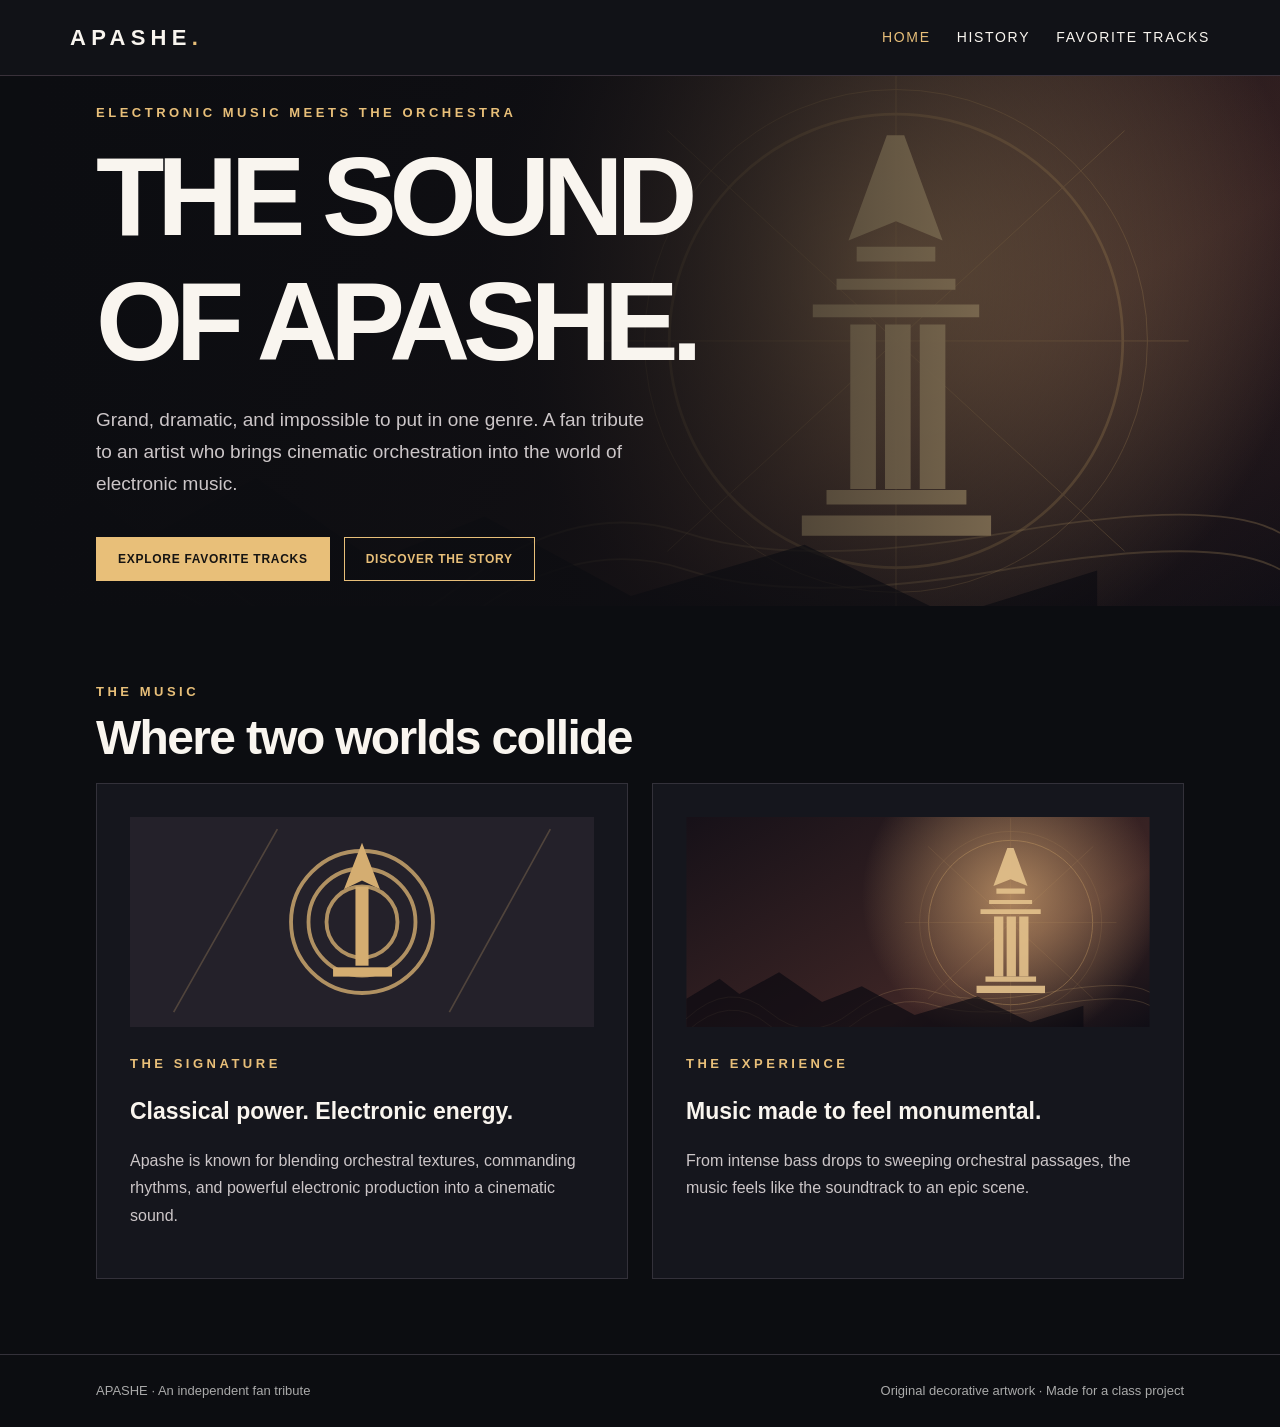
<file: index.html>
<!doctype html><html lang="en"><head><meta charset="utf-8"><meta name="viewport" content="width=device-width,initial-scale=1"><meta name="description" content="A fan tribute to the cinematic electronic sound of Apashe."><title>Home | Apashe Fan Tribute</title><link rel="stylesheet" href="style.css"></head><body><header class="top"><nav class="wrap nav" aria-label="Main navigation"><a class="logo" href="index.html">APASHE<span style="color:#e8bf79">.</span></a><div class="navlinks"><a class="active" href="index.html">Home</a><a class="" href="history.html">History</a><a class="" href="songs.html">Favorite Tracks</a></div></nav></header><main><section class="hero"><div class="wrap"><div class="eyebrow">Electronic music meets the orchestra</div><h1>THE SOUND<br>OF APASHE.</h1><p>Grand, dramatic, and impossible to put in one genre. A fan tribute to an artist who brings cinematic orchestration into the world of electronic music.</p><a class="btn" href="songs.html">Explore favorite tracks</a><a class="btn outline" href="history.html">Discover the story</a></div></section><section class="section"><div class="wrap"><div class="eyebrow">The music</div><h2>Where two worlds collide</h2><div class="grid"><article class="panel"><img src="emblem.svg" alt="Original gold orchestral emblem on a dark background"><div class="eyebrow">The signature</div><h3>Classical power. Electronic energy.</h3><p>Apashe is known for blending orchestral textures, commanding rhythms, and powerful electronic production into a cinematic sound.</p></article><article class="panel"><img src="orchestra.svg" alt="Original dramatic illustration inspired by orchestral architecture"><div class="eyebrow">The experience</div><h3>Music made to feel monumental.</h3><p>From intense bass drops to sweeping orchestral passages, the music feels like the soundtrack to an epic scene.</p></article></div></div></section></main><footer class="footer"><div class="wrap"><span>APASHE · An independent fan tribute</span><span>Original decorative artwork · Made for a class project</span></div></footer></body></html>
</file>
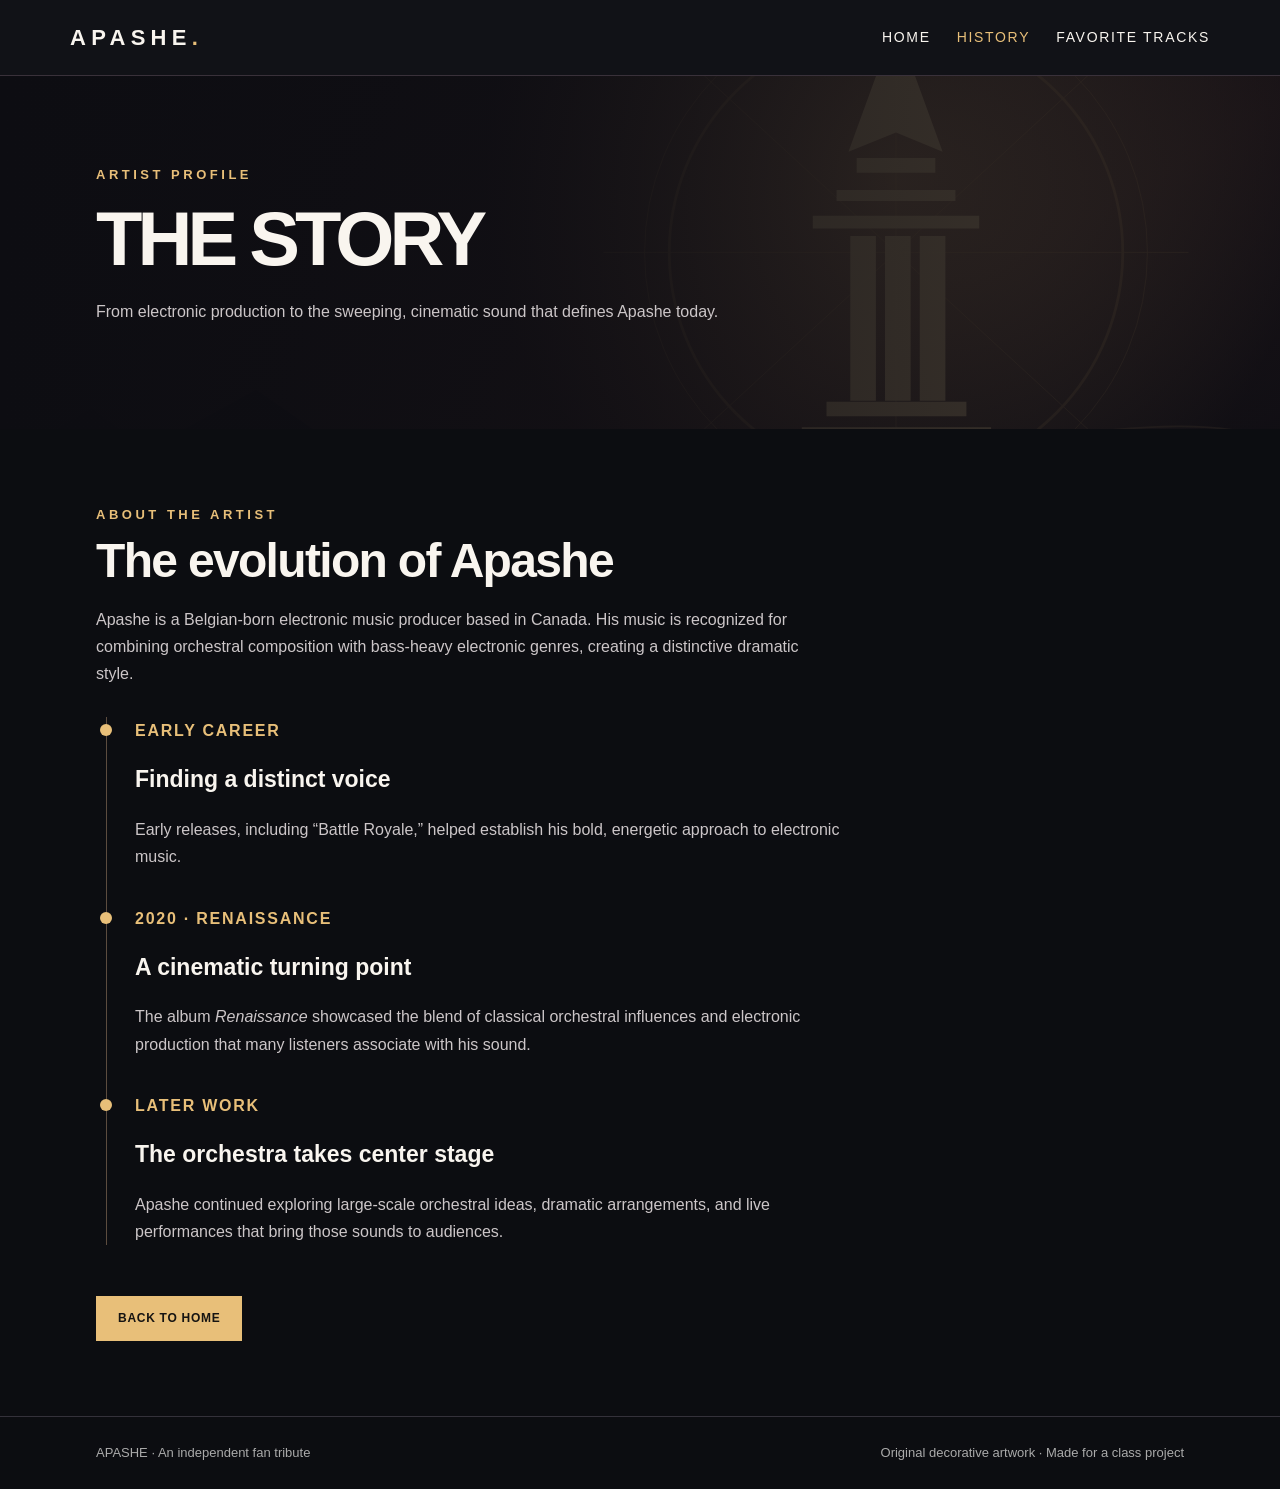
<file: history.html>
<!doctype html><html lang="en"><head><meta charset="utf-8"><meta name="viewport" content="width=device-width,initial-scale=1"><meta name="description" content="A fan tribute to the cinematic electronic sound of Apashe."><title>History | Apashe Fan Tribute</title><link rel="stylesheet" href="style.css"></head><body><header class="top"><nav class="wrap nav" aria-label="Main navigation"><a class="logo" href="index.html">APASHE<span style="color:#e8bf79">.</span></a><div class="navlinks"><a class="" href="index.html">Home</a><a class="active" href="history.html">History</a><a class="" href="songs.html">Favorite Tracks</a></div></nav></header><main><section class="subhero"><div class="wrap"><div class="eyebrow">Artist profile</div><h1>THE STORY</h1><p>From electronic production to the sweeping, cinematic sound that defines Apashe today.</p></div></section><section class="section"><div class="wrap"><div class="eyebrow">About the artist</div><h2>The evolution of Apashe</h2><p>Apashe is a Belgian-born electronic music producer based in Canada. His music is recognized for combining orchestral composition with bass-heavy electronic genres, creating a distinctive dramatic style.</p><div class="timeline"><div class="entry"><div class="year">EARLY CAREER</div><h3>Finding a distinct voice</h3><p>Early releases, including “Battle Royale,” helped establish his bold, energetic approach to electronic music.</p></div><div class="entry"><div class="year">2020 · RENAISSANCE</div><h3>A cinematic turning point</h3><p>The album <em>Renaissance</em> showcased the blend of classical orchestral influences and electronic production that many listeners associate with his sound.</p></div><div class="entry"><div class="year">LATER WORK</div><h3>The orchestra takes center stage</h3><p>Apashe continued exploring large-scale orchestral ideas, dramatic arrangements, and live performances that bring those sounds to audiences.</p></div></div><a href="index.html" class="btn">Back to home</a></div></section></main><footer class="footer"><div class="wrap"><span>APASHE · An independent fan tribute</span><span>Original decorative artwork · Made for a class project</span></div></footer></body></html>
</file>
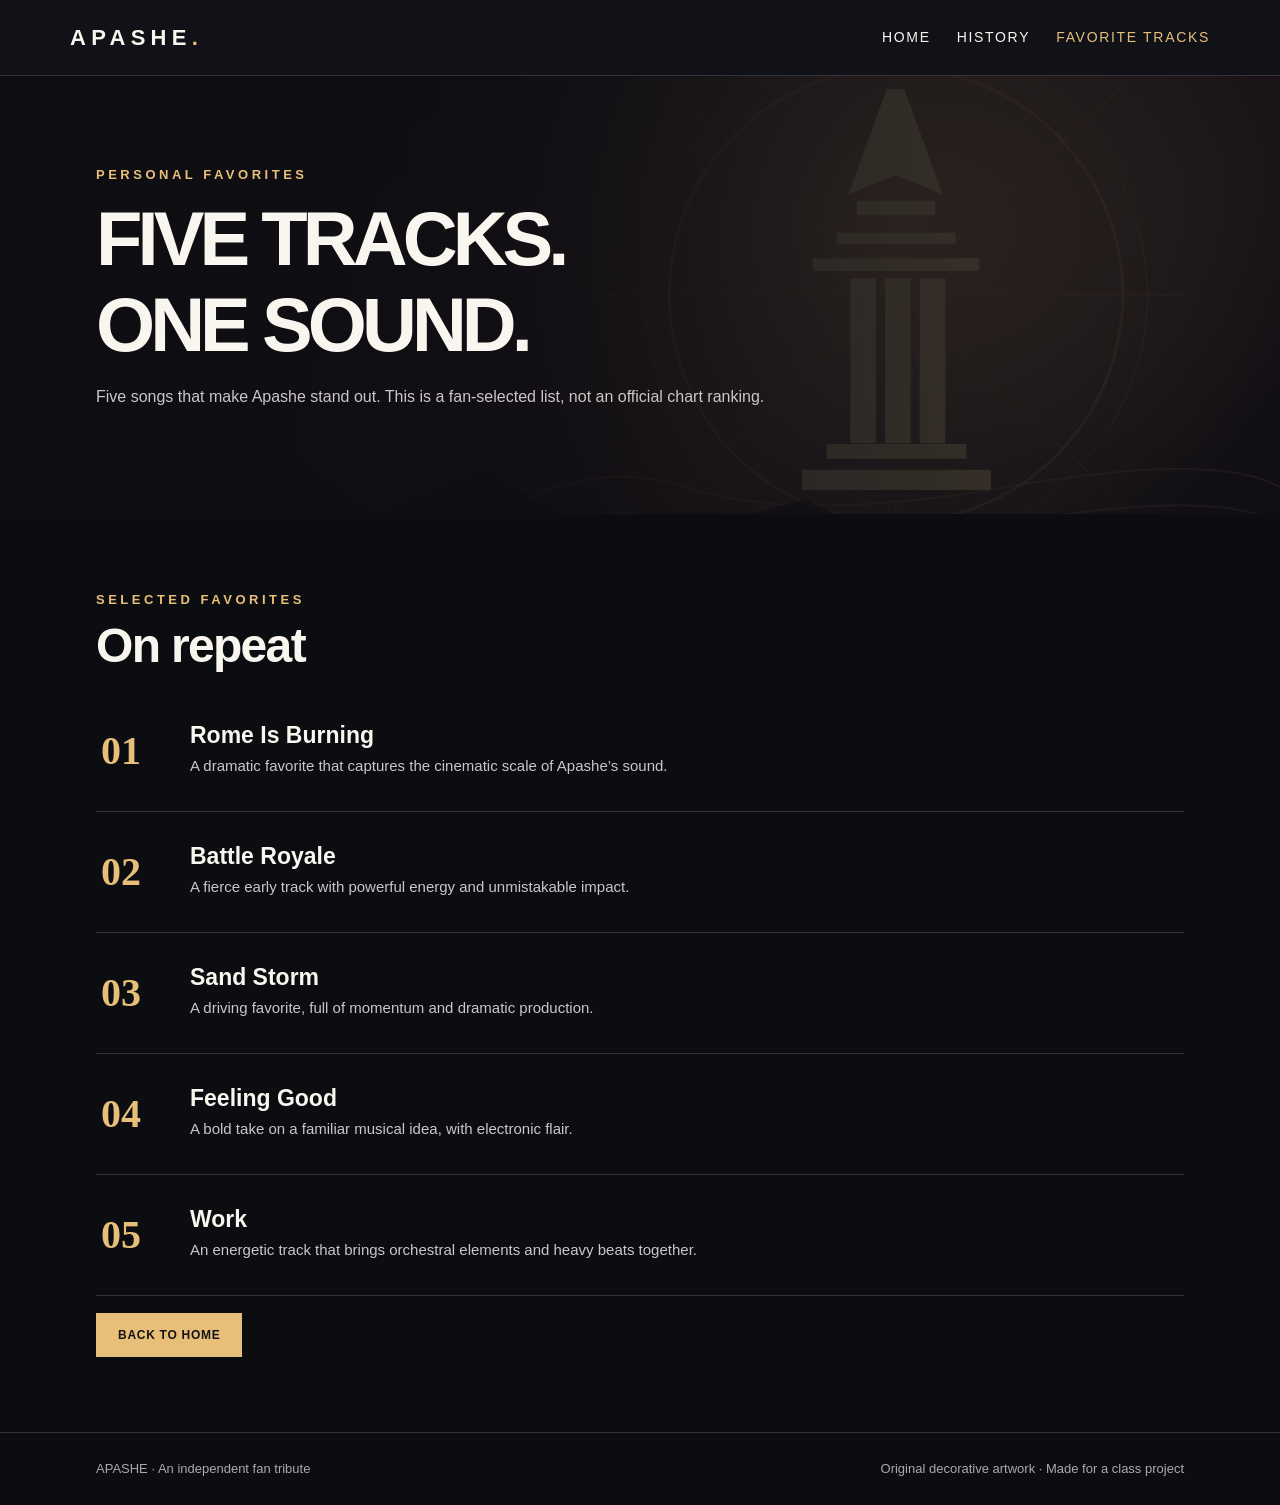
<file: songs.html>
<!doctype html><html lang="en"><head><meta charset="utf-8"><meta name="viewport" content="width=device-width,initial-scale=1"><meta name="description" content="A fan tribute to the cinematic electronic sound of Apashe."><title>Favorite Songs | Apashe Fan Tribute</title><link rel="stylesheet" href="style.css"></head><body><header class="top"><nav class="wrap nav" aria-label="Main navigation"><a class="logo" href="index.html">APASHE<span style="color:#e8bf79">.</span></a><div class="navlinks"><a class="" href="index.html">Home</a><a class="" href="history.html">History</a><a class="active" href="songs.html">Favorite Tracks</a></div></nav></header><main><section class="subhero"><div class="wrap"><div class="eyebrow">Personal favorites</div><h1>FIVE TRACKS.<br>ONE SOUND.</h1><p>Five songs that make Apashe stand out. This is a fan-selected list, not an official chart ranking.</p></div></section><section class="section"><div class="wrap"><div class="eyebrow">Selected favorites</div><h2>On repeat</h2><article class="song"><div class="num">01</div><div><h3>Rome Is Burning</h3><p>A dramatic favorite that captures the cinematic scale of Apashe’s sound.</p></div></article><article class="song"><div class="num">02</div><div><h3>Battle Royale</h3><p>A fierce early track with powerful energy and unmistakable impact.</p></div></article><article class="song"><div class="num">03</div><div><h3>Sand Storm</h3><p>A driving favorite, full of momentum and dramatic production.</p></div></article><article class="song"><div class="num">04</div><div><h3>Feeling Good</h3><p>A bold take on a familiar musical idea, with electronic flair.</p></div></article><article class="song"><div class="num">05</div><div><h3>Work</h3><p>An energetic track that brings orchestral elements and heavy beats together.</p></div></article><a class="btn" href="index.html">Back to home</a></div></section></main><footer class="footer"><div class="wrap"><span>APASHE · An independent fan tribute</span><span>Original decorative artwork · Made for a class project</span></div></footer></body></html>
</file>
<file: style.css>
:root{--bg:#0c0d11;--panel:#15161d;--gold:#e8bf79;--muted:#adaab1;--white:#f9f5ef}*{box-sizing:border-box}body{margin:0;background:var(--bg);color:var(--white);font:16px/1.7 -apple-system,BlinkMacSystemFont,"Segoe UI",Arial,sans-serif}a{color:inherit;text-decoration:none}a:hover{color:var(--gold)}.wrap{max-width:1140px;margin:auto;padding:0 26px}.top{border-bottom:1px solid #39313a;background:#111217}.nav{display:flex;align-items:center;justify-content:space-between;gap:18px;padding:19px 0;flex-wrap:wrap}.logo{font-weight:900;letter-spacing:.24em;font-size:22px}.navlinks{display:flex;gap:26px;font-size:14px;text-transform:uppercase;letter-spacing:.12em}.navlinks a.active{color:var(--gold)}.hero{position:relative;min-height:530px;display:flex;align-items:center;overflow:hidden;background:linear-gradient(90deg,#0c0d11 2%,rgba(12,13,17,.9) 42%,rgba(12,13,17,.2)),url('orchestra.svg') center/cover no-repeat}.hero .wrap{width:100%;position:relative}.eyebrow{color:var(--gold);font-size:13px;letter-spacing:.27em;text-transform:uppercase;font-weight:700}h1,h2,h3{line-height:1.12}h1{font-size:clamp(54px,10vw,112px);margin:10px 0;font-weight:800;letter-spacing:-.065em}h2{font-size:clamp(29px,4.5vw,48px);letter-spacing:-.035em;margin:8px 0 18px}h3{font-size:23px}p{max-width:710px;color:#ccc6c8}.hero p{font-size:19px;max-width:550px}.btn{display:inline-block;border:1px solid var(--gold);color:#161412!important;background:var(--gold);padding:11px 21px;margin:17px 14px 0 0;font-weight:750;letter-spacing:.06em;text-transform:uppercase;font-size:12px}.btn.outline{color:var(--gold)!important;background:transparent}.section{padding:75px 0}.grid{display:grid;grid-template-columns:repeat(2,minmax(0,1fr));gap:24px}.panel{background:var(--panel);border:1px solid #33313a;padding:33px}.panel img{max-width:100%;height:210px;width:100%;object-fit:cover}.panel .eyebrow{margin-top:18px}.subhero{background:linear-gradient(90deg,#0d0d12 0%,rgba(13,13,18,.75)),url('orchestra.svg') center/cover;padding:88px 0}.subhero h1{font-size:clamp(46px,7vw,76px)}.timeline{border-left:1px solid #5c4c3f;margin:30px 0 0 10px;padding-left:28px}.entry{position:relative;margin:0 0 34px}.entry:before{content:'';position:absolute;left:-35px;top:7px;width:12px;height:12px;border-radius:50%;background:var(--gold)}.year{color:var(--gold);font-weight:800;letter-spacing:.11em}.song{display:grid;grid-template-columns:65px 1fr;gap:24px;align-items:center;border-bottom:1px solid #33313a;padding:26px 5px}.num{font-size:40px;font-weight:900;color:var(--gold);font-family:Georgia,serif}.song h3{margin:0 0 4px}.song p{margin:0;font-size:15px}.footer{border-top:1px solid #34313a;color:#aaa;padding:25px 0;font-size:13px}.footer .wrap{display:flex;justify-content:space-between;flex-wrap:wrap;gap:12px}@media(max-width:650px){.grid{grid-template-columns:1fr}.navlinks{gap:14px}.hero{min-height:480px}.section{padding:48px 0}.panel{padding:24px}.song{grid-template-columns:45px 1fr;gap:15px}.num{font-size:29px}}
</file>
